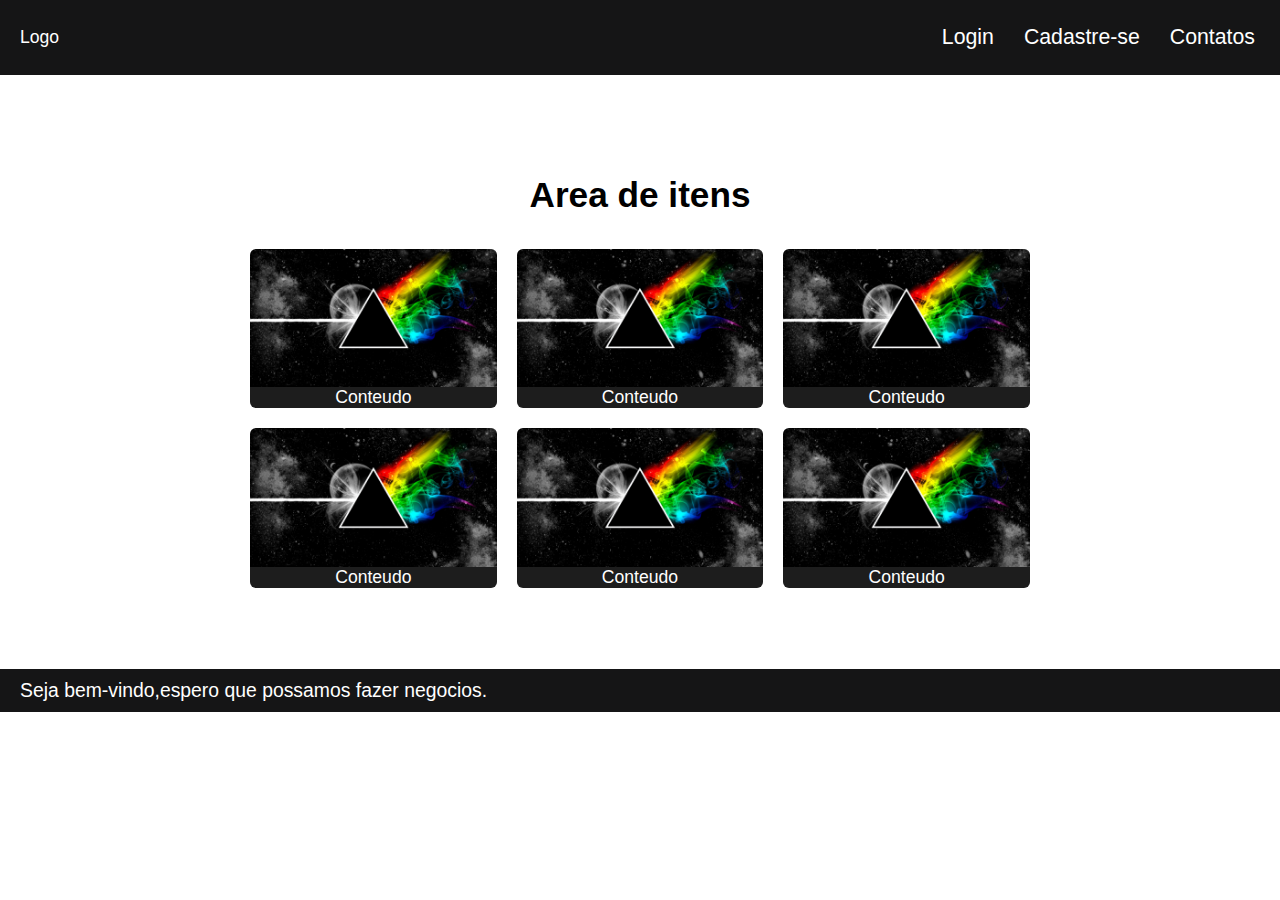
<file: index.html>
<!DOCTYPE html>
<html lang="pt-br">
<head>
    <meta charset="UTF-8">
    <meta http-equiv="X-UA-Compatible" content="IE=edge">
    <meta name="viewport" content="width=device-width, initial-scale=1.0">
    <link rel="shortcut icon" href="icon/favicon-32x32.png" type="image/x-icon">
    <link rel="stylesheet" href="Folha-primeira pagina.css">
    <title>Ps10</title>
</head>
<body>
     <header class="header">
        <a href="#">Logo</a>
        <nav>
            <ul class="menu">
                <li><a href="#">Login</a></li>
                <li><a href="abas do header/registro/cadastro.html">Cadastre-se</a></li>
                <li><a href="abas do header/landing page/landing-page.html">Contatos</a></li>
            </ul>
        </nav>


    </header>

<h1>
    Area de itens
</h1>

    <main class="flex">
        <div>
            <img src="img/imagem-certa.jpg" alt="foto">
            <a a href="#">Conteudo</a>
        </div>

        <div>
            <img src="img/imagem-certa.jpg" alt="foto">
            <a a href="#">Conteudo</a>
        </div>

        <div>
            <img src="img/imagem-certa.jpg" alt="foto">
            <a a href="#">Conteudo</a>
        </div>

        <div>
            <img src="img/imagem-certa.jpg" alt="foto">
            <a a href="#">Conteudo</a>
        </div>

        <div>
            <img src="img/imagem-certa.jpg" alt="foto">
            <a a href="#">Conteudo</a>
        </div>

        <div>
            <img src="img/imagem-certa.jpg" alt="foto">
            <a a href="#">Conteudo</a>
        </div>
    </main>

    <footer class="footer">
        <p>Seja bem-vindo,espero que possamos fazer negocios.</p>
    </footer>
    
</body>
</html>
</file>
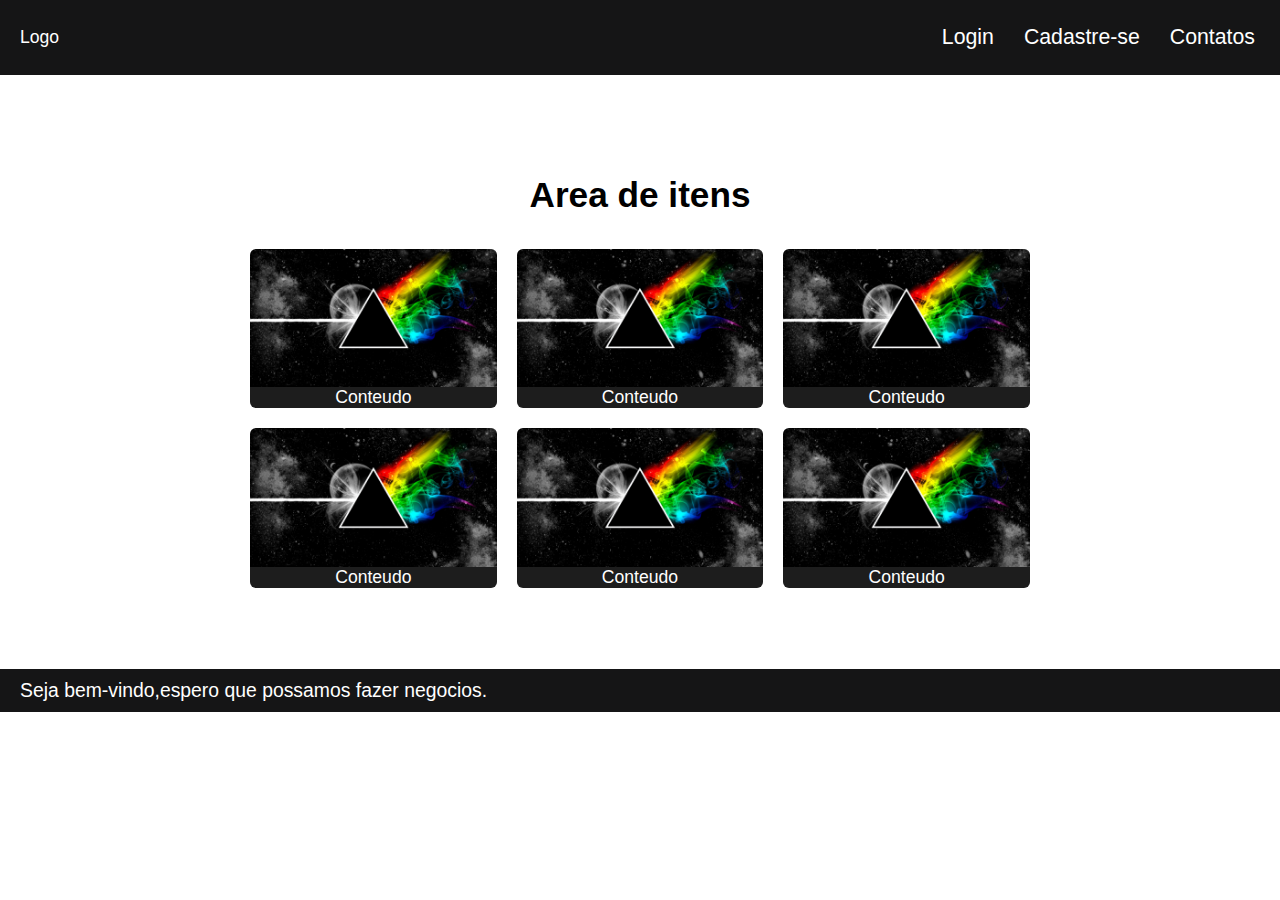
<file: index.html.html>
<!DOCTYPE html>
<html lang="pt-br">
<head>
    <meta charset="UTF-8">
    <meta http-equiv="X-UA-Compatible" content="IE=edge">
    <meta name="viewport" content="width=device-width, initial-scale=1.0">
    <link rel="shortcut icon" href="icon/favicon-32x32.png" type="image/x-icon">
    <link rel="stylesheet" href="Folha-primeira pagina.css">
    <title>Ps10</title>
</head>
<body>
     <header class="header">
        <a href="#">Logo</a>
        <nav>
            <ul class="menu">
                <li><a href="#">Login</a></li>
                <li><a href="abas do header/registro/cadastro.html">Cadastre-se</a></li>
                <li><a href="abas do header/landing page/landing-page.html">Contatos</a></li>
            </ul>
        </nav>


    </header>

<h1>
    Area de itens
</h1>

    <main class="flex">
        <div>
            <img src="img/imagem-certa.jpg" alt="foto">
            <a a href="#">Conteudo</a>
        </div>

        <div>
            <img src="img/imagem-certa.jpg" alt="foto">
            <a a href="#">Conteudo</a>
        </div>

        <div>
            <img src="img/imagem-certa.jpg" alt="foto">
            <a a href="#">Conteudo</a>
        </div>

        <div>
            <img src="img/imagem-certa.jpg" alt="foto">
            <a a href="#">Conteudo</a>
        </div>

        <div>
            <img src="img/imagem-certa.jpg" alt="foto">
            <a a href="#">Conteudo</a>
        </div>

        <div>
            <img src="img/imagem-certa.jpg" alt="foto">
            <a a href="#">Conteudo</a>
        </div>
    </main>

    <footer class="footer">
        <p>Seja bem-vindo,espero que possamos fazer negocios.</p>
    </footer>
    
</body>
</html>
</file>
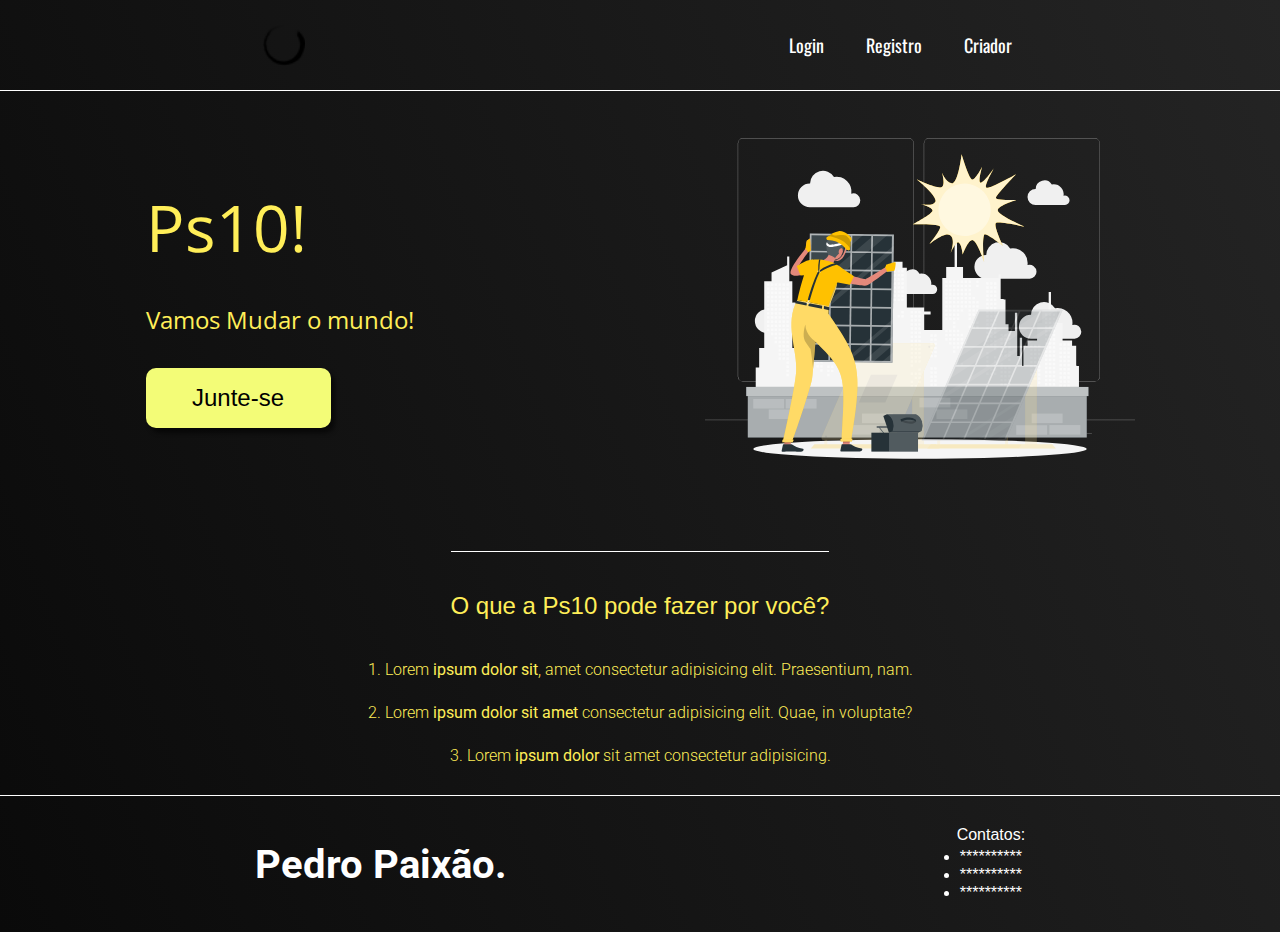
<file: abas do header/landing page/landing-page.html>
<!DOCTYPE html>
<html lang="pt-br">
<head>
    <meta charset="UTF-8">
    <meta http-equiv="X-UA-Compatible" content="IE=edge">
    <meta name="viewport" content="width=device-width, initial-scale=1.0">
    <link rel="shortcut icon" href="icon/favicon-32x32.png" type="image/x-icon">
    <link rel="stylesheet" href="estilo-1.css">
    <title>Ps10 Sobre nós.</title>
</head>
<body>
    <header class="header">
        <img src="icon/favicon-32x32.png" alt="logo" class="logo">

        <nav class="menu">
            <a href="#" class="menu-item" >Login</a>
            <a href="#" class="menu-item">Registro</a>
            <a href="#" class="menu-item">Criador</a>
        </nav>
    </header>


    <main class="main">
        <section class="conteudo-main">
            <div class="texto-main">
                <h1 class="titulo">Ps10!</h1>
                <h2 class="sub">Vamos Mudar o mundo!</h2>
                <button class="botao">Junte-se</button>
            </div>
             <img src="media/sun-energy-animate.svg" alt="solar plate" class="imagem">
        </section>

        <div class="conteudo-inferior">
           <H3 class="conteudo2">O que a Ps10 pode fazer por você?</H3>

           <p class="paragrafo">
            1. Lorem<strong> ipsum dolor sit</strong>, amet consectetur adipisicing elit. Praesentium, nam.
            </p>

           <p class="paragrafo">
            2. Lorem <strong>ipsum dolor sit amet</strong> consectetur adipisicing elit. Quae, in voluptate?
            </p>

           <p class="paragrafo">
            3. Lorem <strong>ipsum dolor</strong> sit amet consectetur adipisicing.
            </p>

        </div>
    </main>


    <footer class="rodape">
        <H1 class="rodape-c">Pedro Paixão.</H1>
        <div class="contatos">
            <p>Contatos:</p>
            <UL>
                <li>**********</li>
                <li>**********</li>
                <li>**********</li>
            </UL>
        </div>
    </footer>
</body>
</html>
</file>
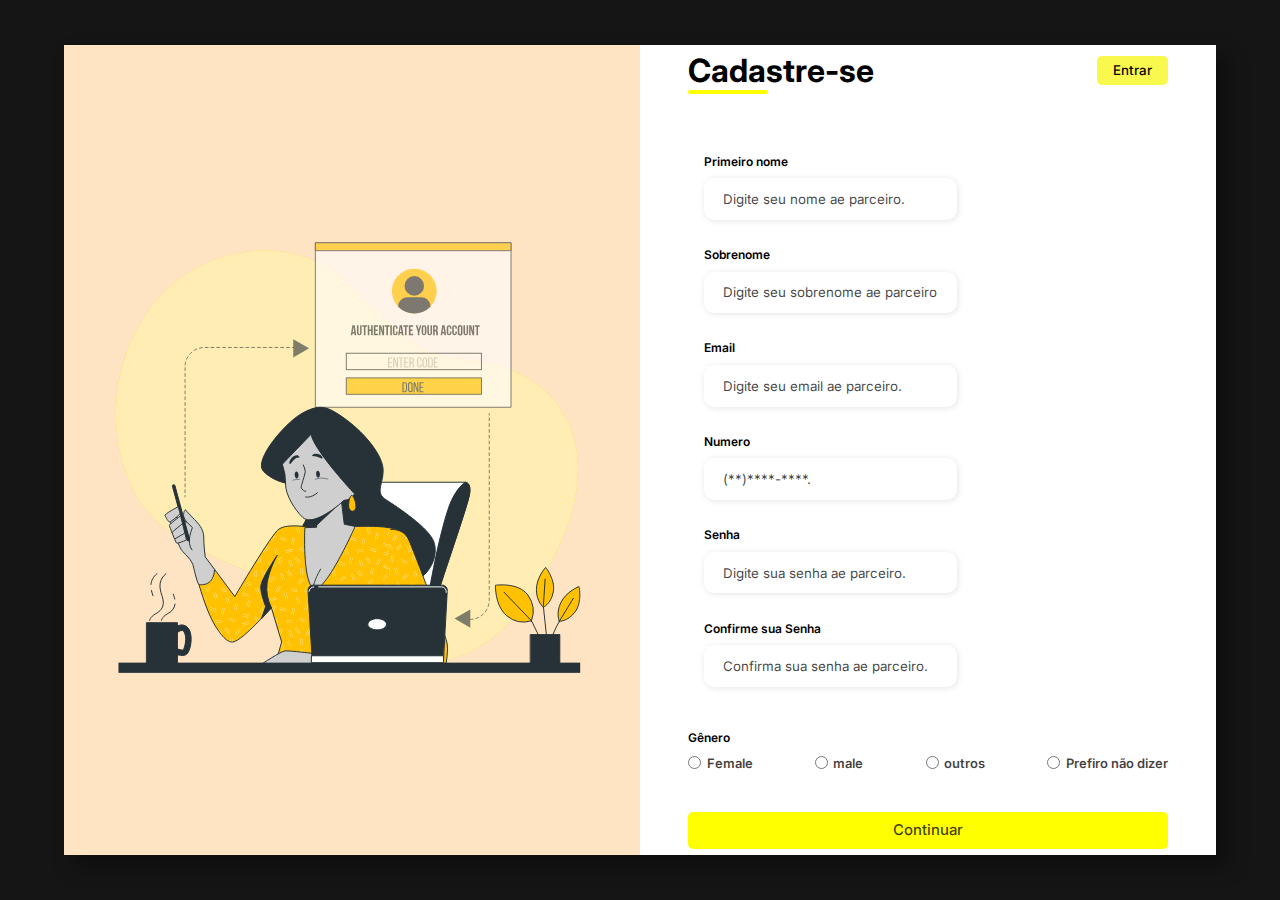
<file: abas do header/registro/cadastro.html>
<!DOCTYPE html>
<html lang="pt-br">
<head>
    <meta charset="UTF-8">
    <meta http-equiv="X-UA-Compatible" content="IE=edge">
    <meta name="viewport" content="width=device-width, initial-scale=1.0">
    <link rel="shortcut icon" href="icon/favicon-32x32.png" type="image/x-icon">
    <link rel="stylesheet" href="estilo-registro.css">
    <title>Document</title>
</head>
<body>
    <div class="conteiner">

        <div class="imagem">
            <img src="media/authentication-animate.svg" alt="">
        </div>

        <div class="form">
        
            <form action="#">
                <div class="form-header">

                    <div class="titulo">
                        <h1>Cadastre-se</h1>
                    </div>

                    <div class="login-btn">
                        <button><a href="#">  Entrar</a></button>
                    </div>

                </div>

                <div class="input-group">
                    <div class="input-box">
                        <label for="Firstname">Primeiro nome</label>
                        <input id="firstname" type="text" name="firstname" placeholder="Digite seu nome ae parceiro." required>
                    </div>

                    <div class="input-box">
                        <label for="lastname">Sobrenome</label>
                        <input id="lastname" type="text" name="lastname" placeholder="Digite seu sobrenome ae parceiro." required>
                    </div>

                    <div class="input-box">
                        <label for="email">Email</label>
                        <input id="email" type="text" name="email" placeholder="Digite seu email ae parceiro." required>
                    </div>

                    <div class="input-box">
                        <label for="number">Numero</label>
                        <input id="number" type="tel" name="number" placeholder="(**)****-****." required>
                    </div>

                    <div class="input-box">
                        <label for="password">Senha</label>
                        <input id="password" type="text" name="password" placeholder="Digite sua senha ae parceiro." required>
                    </div>

                    <div class="input-box">
                        <label for="confirmpassword">Confirme sua Senha</label>
                        <input id="confirmpassword" type="text" name="confirmpassword" placeholder="Confirma sua senha ae parceiro." required>
                    </div>
                </div>

                <div class="gender-inputs">
                    <div class="gender-title">
                        <h6>Gênero</h6>
                    </div>

                    <div class="gender-group">
                        <div class="gender-input">
                            <input type="radio" id="female" name="gender">
                            <label for="female">Female</label>
                        </div>

                        <div class="gender-input">
                            <input type="radio" id="male" name="gender">
                            <label for="male">male</label>
                        </div>

                        <div class="gender-input">
                            <input type="radio" id="others" name="gender">
                            <label for="others">outros</label>
                        </div>

                        <div class="gender-input">
                            <input type="radio" id="none" name="gender">
                            <label for="none">Prefiro não dizer</label>
                        </div>

                        
                    </div>

                </div>

                <div class="continue-button">
                    <button><a href="#">Continuar</a></button>

                </div>

            </form>
        </div>

    </div>
    
</body>
</html>
</file>
<file: Folha-primeira pagina.css>
body,ul,li,p{
    margin: 0%;
    padding: 0%;
    list-style: none;
    font-size: 1.1em;
    font-family: Arial, Helvetica, sans-serif;
    box-sizing: border-box;
}

.header>a{
    text-decoration: none;
    color: white;
}

h1{
    text-align: center;
    margin-top: 100px;
}

img{
    max-width: 100%;
    display: block;
    border-top-left-radius:6px ;
    border-top-right-radius:6px ;
}

.header{
    background-color:#151516;
    display: flex;
    flex-wrap: wrap;
    justify-content: space-between;
    padding: 20px;
    align-items: center;
}

.menu{
    display: flex;
}

.menu>li{
    margin-left: 20px;
}

.menu>li>a{
    display: block;
    text-decoration: none;
    color: white;
    padding: 5px;
    transition: 0.7s;
    border-radius: 5px;
}

.menu>li>a:hover{
    background-color: aliceblue;
    color: black;
    transition: 0.7s;
    border-radius: 5px;

}

.flex{
    display: flex;
    flex-wrap: wrap;
    max-width: 800px;
    margin: 0 auto;
}

.flex>div{
    flex: 1 1 200px;
    margin: 10px;
    border: 3px;
    border-color: rgb(29, 29, 29);
    border-radius: 6px;
}

.flex>div>a{
    display: block;
    background-color: rgb(29, 29, 29);
    text-align: center;
    text-decoration: none;
    color: white;
    border-bottom-left-radius:6px ;
    border-bottom-right-radius: 6px;
    transition: 0.6s;
}


.flex>div>a:hover{
    color: rgb(223, 72, 72);
    transition: 0.6s;
    cursor: pointer;
}

.footer{
    background-color: #151516;
    margin:0px;
    margin-top: 71px;
    margin-bottom: -10px;

}

.footer>p{
    color: white;
    text-align: justify;
    margin: 10px;
    padding: 10px;
}
</file>
<file: abas do header/landing page/estilo-1.css>
@import url('https://fonts.googleapis.com/css2?family=Bebas+Neue&family=Open+Sans:ital,wght@0,300;0,400;0,500;0,600;0,700;0,800;1,300;1,400;1,500;1,600;1,700;1,800&family=Oswald:wght@200;300;400;500;600;700&family=Roboto:wght@100;300;700&display=swap');

*{
    margin: 0px;
    padding: 0px;
    box-sizing: border-box;
    text-decoration: none;
}

body{
    font-family: Arial, Helvetica, sans-serif;
    font-size: 100%;
    background-image: linear-gradient(68.15deg , rgb(10, 10, 10) ,rgb(36, 36, 36) );
    color: white;
    
}

.header{
    display: flex;
    flex-direction: row;  
    align-items: center; 
    justify-content: space-around;
    padding: 24px;
}

.logo{
    width: 42px;
}

.menu{
    display: flex;
    gap: 32px;
}

.menu-item{
    color: white;
    font-family: 'Oswald', sans-serif;
    font-weight: 400;
    transition: 0.8s;
    padding: 5px;
    border-radius: 3px;
    font-size: 18px;

}

.menu-item:hover{
    background-color: white;
    color: black;
    cursor: pointer;
    transition: 0.8s;
}

.main{
    border-top: 0.4px solid white;
    margin-bottom: 30px;
    
}

.conteudo-main{
    display: flex;
    flex-direction: row;
    align-items: center;
    justify-content: space-around;
}

.texto-main{
    display: flex;
    flex-direction: column;
    gap: 32px;
    font-family: 'Open Sans', sans-serif;

}

.titulo{
    font-weight: 400;
    font-size: 64px;
    color: #ffee58;
}

.sub{
    font-weight: 400;
    font-size: 24px;
    color: #ffee58;
}

.botao{
    background-color: rgb(243, 252, 119);
    width: 185px;
    height: 60px;
    border-radius: 10px;
    border: none;
    box-shadow: 4px 5px 4px rgba(0, 0, 0, 0.541);
    font-size: 24px;
    font-weight: 400;
    transition: 0.5s;
}

.botao:hover{
    background-color:rgb(247, 252, 184) ;
    cursor: pointer;
    transition: 0.5s;
}

.imagem{
    width: 430px;
}

.conteudo-inferior{
    display: flex;
    flex-direction: column;
    align-items: center;
    gap: 24px;
    margin-top: 30px;
    color: #ffee58;
}

.conteudo2{
    border-top: 0.4px solid white;
    padding-top : 40px;
    margin-bottom: 16px;
    font-weight: 400;
    font-size: 24px;
}

.paragrafo{
    font-family: 'Roboto', sans-serif;
    font-weight: 300;
    font-size: 16px;
}

.rodape{
    padding: 30px;
    border-top: 0.4px solid white;
    display: flex;
    flex-direction: row;  
    align-items: center; 
    justify-content: space-around;    
}

.rodape-c{
    font-family: 'Roboto', sans-serif;
    font-weight: 700;
    font-size: 40px;
}

.contatos{
    display: flex;
    flex-direction: column;
    align-items: center;
    gap: 4px;
}
</file>
<file: abas do header/registro/estilo-registro.css>
@import url('https://fonts.googleapis.com/css2?family=Inter:wght@100;200;300;400;500;600;700;800;900&display=swap');

*{
    padding: 0px;
    margin: 0px;
    box-sizing: border-box;
    font-family: 'Inter', sans-serif;
}

body{
    width: 100%;
    height: 100vh;
    display: flex;
    justify-content: center;
    align-items: center;
    background-color: #151516;
}

.conteiner{
    width: 90%;
    height: 90vh;
    display: flex;
    box-shadow: 11px 11px 20px 0px rgb(0 0 0 / 39%);
}

.imagem{
    width: 50%;
    display: flex;
    justify-content: center;
    align-items: center;
    background-color: rgb(255, 228, 196);
    padding: 1rem;
}

.imagem img{
    width: 31rem;
}

.form{
    width: 50%;
    display: flex;
    justify-content: center;
    align-items: center;
    flex-direction:column;
    background-color: white;
    padding: 3rem;
    
    
}

.form-header{
    margin-bottom: 3rem;
    display: flex;
    justify-content: space-between;
    
}

.form-header h1::after{
    content: '';
    display: block;
    width: 5rem;
    height: 0.3rem;
    background-color: rgb(255, 255, 0);
    margin:0 auto;
    position: absolute;
    border-radius: 10px;
}

.login-btn{
    display: flex;
    align-items: center;
}

.login-btn button{
    border: none;
    background-color: rgb(248, 248, 77);
    padding: 0.4rem 1rem;
    border-radius: 5px;
    transition: 0.5s;
}

.login-btn button:hover{
    background-color: rgb(241, 241, 157);
    transition: 0.5s;
    cursor: pointer;
}

.login-btn button a{
    text-decoration: none;
    font-weight: 500;
    color: black;
}

.input-group{
    display: flex;
    flex-wrap: wrap;
    justify-content: space-between;
    padding: 1rem;
}

.input-box{
    display: flex;   
    flex-direction: column;
    margin-bottom: 1.1rem;

}

.input-box input{
    margin: 0.6rem 0;
    padding: 0.8rem 1.2rem;
    border: none;
    border-radius: 10px;
    box-shadow: 1px 1px 6px #0000001c;
}

.input-box input:hover{
    background-color: rgb(230, 230, 230);
    cursor: pointer;
}

.input-box input:focus-visible{
    outline: 1px solid yellow;
}

.input-box label,
.gender-title h6{
    font-size: 0.75rem;
    font-weight: 600;
}

.input-box input::placeholder{
    color: #000000be;

}

.gender-group{
    display: flex;
    
    justify-content: space-between;
    margin-top: 0.62rem;
    padding: 0 0 .05rem;
}

.gender-input{
    display: flex;
    align-items: center;
    
    
    
}

.gender-input input{
    margin-right: 0.35rem;
}

.gender-input label{
    font-size: 0.81rem;
    font-weight: 600;
    color: #000000c0;

}

.continue-button button{
    width: 100%;
    margin-top: 2.5rem;
    border: none;
    background-color: yellow;
    padding: 0.62rem;
    border-radius: 5px;
    transition: 0.2s;
}

.continue-button button:hover{
    background-color: rgb(241, 241, 157);
    transition: 0.2s;
    cursor: pointer;
}

.continue-button button a{
    text-decoration: none;
    font-size: 0.93rem;
    font-weight: 500;
    color: #000000c0;
}

@media screen and (max-width: 1230px) {
    .imagem{
        display: none;
    }
    .conteiner{
        width: 50%;
    }
    .form{
        width: 100%;
    }
}

@media screen and (max-width:1064px){
    .conteiner{
        width: 90%;
        height: auto;
    }
    .input-group{
        flex-direction: column;
        overflow: scroll;
        flex-wrap: nowrap;
        max-height: 10rem;
        padding-right: 5rem;

    }
    .gender-inputs{
        margin-top: 2rem;
    }
    .gender-group{
        flex-direction: column;
    }
    .gender-input{
        margin-top: 0.5rem;
    }
}
</file>
